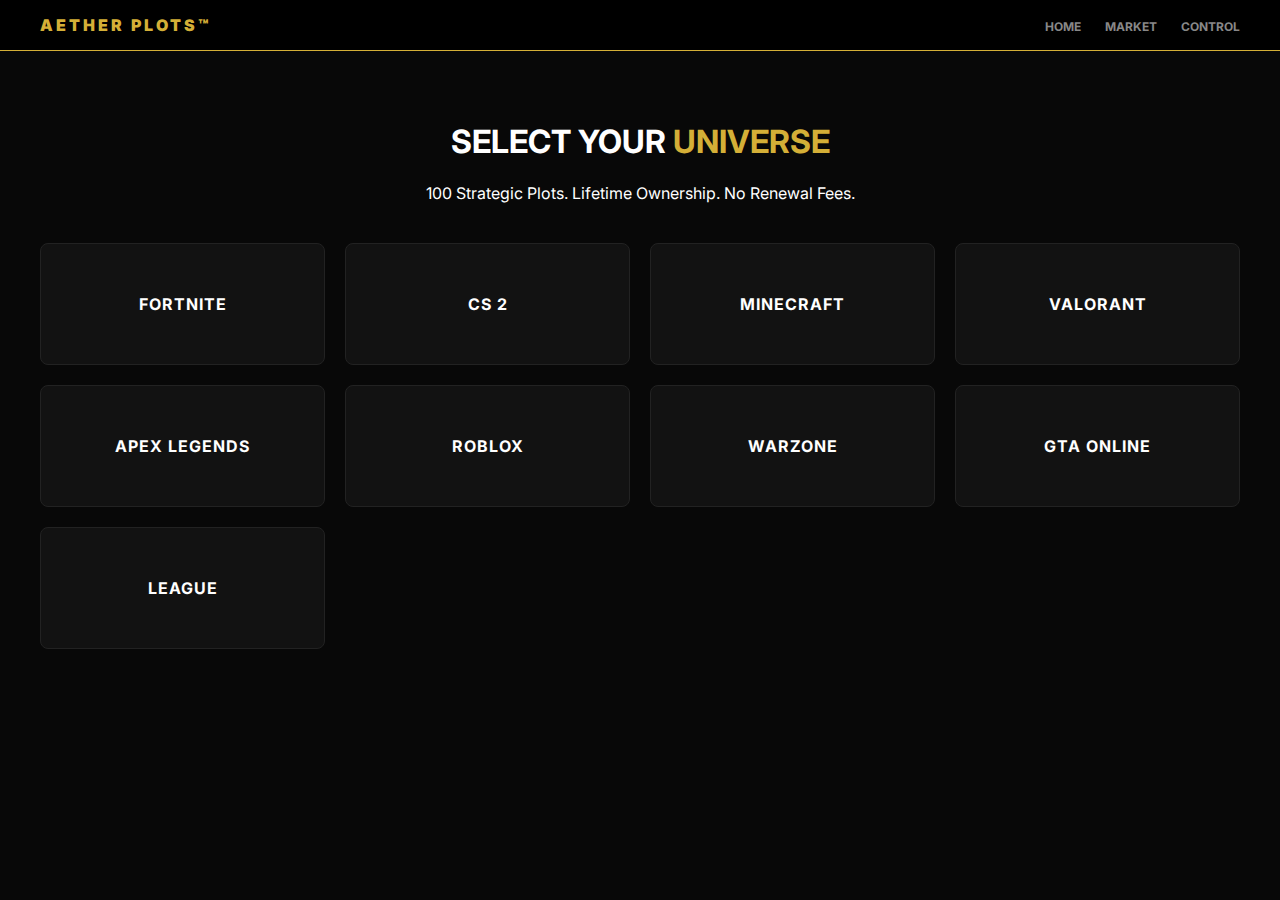
<file: index.html>
<!DOCTYPE html>
<html lang="en">
<head>
    <meta charset="UTF-8">
    <meta name="viewport" content="width=device-width, initial-scale=1.0">
    <title>AETHER PLOTS | Premium Digital Real Estate</title>
    <link rel="stylesheet" href="style.css">
</head>
<body>
    <header class="main-header">
        <div class="logo">AETHER PLOTS™</div>
        <nav>
            <a href="index.html">HOME</a>
            <a href="stats.html">MARKET</a>
            <a href="admin.html">CONTROL</a>
        </nav>
    </header>

    <div class="container">
        <div class="hero-text">
            <h1>SELECT YOUR <span class="gold-text">UNIVERSE</span></h1>
            <p>100 Strategic Plots. Lifetime Ownership. No Renewal Fees.</p>
        </div>

        <div class="game-grid-home">
            <div class="game-card" onclick="location.href='dashboard.html?realm=Fortnite'">FORTNITE</div>
            <div class="game-card" onclick="location.href='dashboard.html?realm=CS2'">CS 2</div>
            <div class="game-card" onclick="location.href='dashboard.html?realm=Minecraft'">MINECRAFT</div>
            <div class="game-card" onclick="location.href='dashboard.html?realm=Valorant'">VALORANT</div>
            <div class="game-card" onclick="location.href='dashboard.html?realm=Apex'">APEX LEGENDS</div>
            <div class="game-card" onclick="location.href='dashboard.html?realm=Roblox'">ROBLOX</div>
            <div class="game-card" onclick="location.href='dashboard.html?realm=Warzone'">WARZONE</div>
            <div class="game-card" onclick="location.href='dashboard.html?realm=GTA'">GTA ONLINE</div>
            <div class="game-card" onclick="location.href='dashboard.html?realm=League'">LEAGUE</div>
        </div>
    </div>
</body>
</html>
</file>
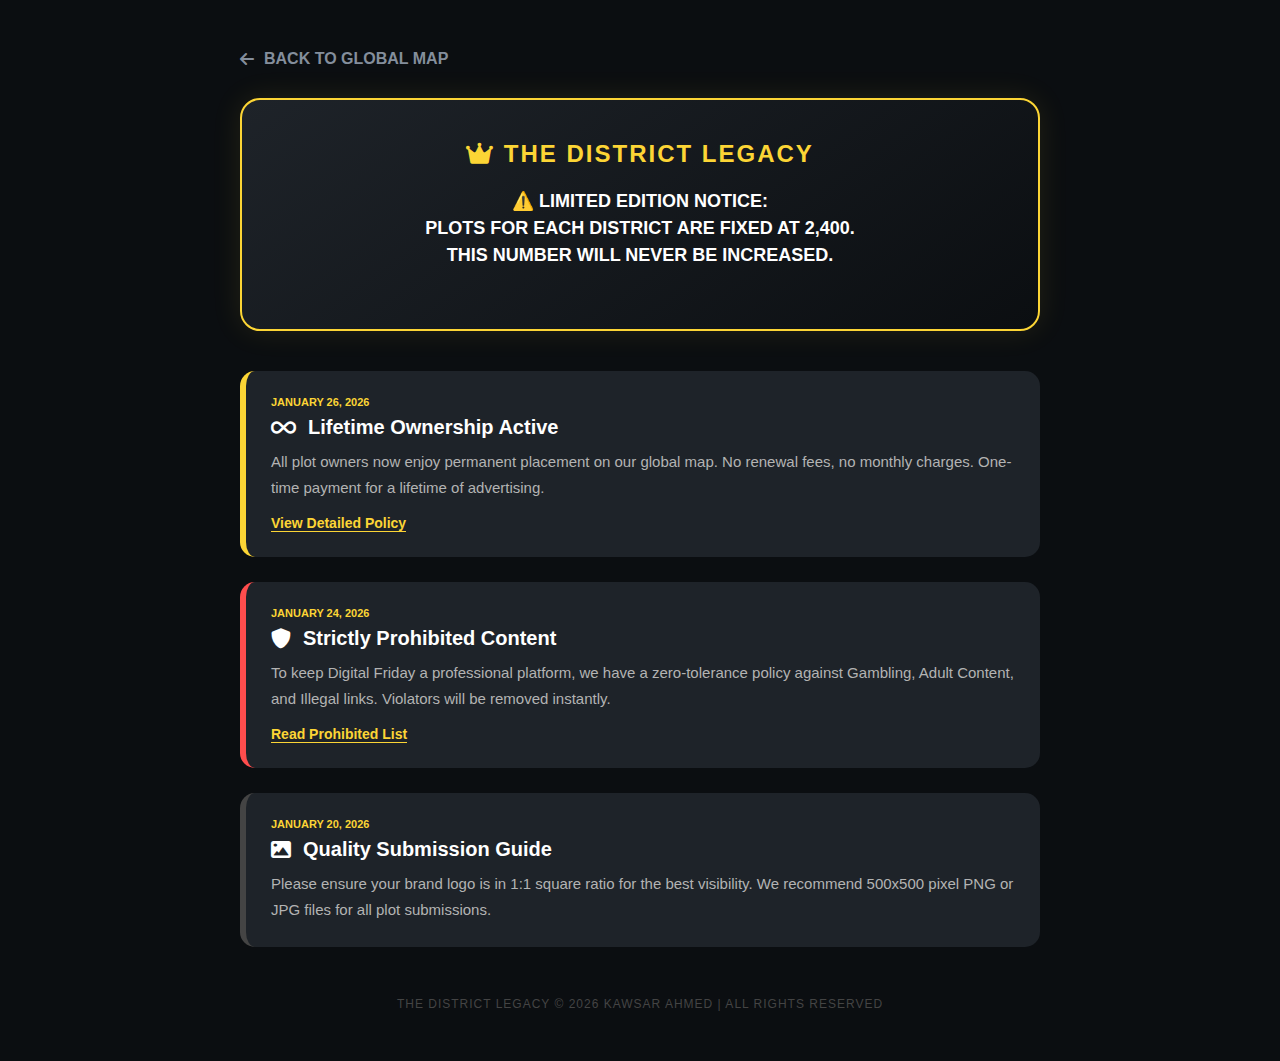
<file: news.html>
<!DOCTYPE html>
<html lang="en">
<head>
    <meta charset="UTF-8">
    <meta name="viewport" content="width=device-width, initial-scale=1.0">
    <title>OFFICIAL ANNOUNCEMENTS | DIGITAL FRIDAY</title>
    <link rel="stylesheet" href="https://cdnjs.cloudflare.com/ajax/libs/font-awesome/6.0.0/css/all.min.css">
    <style>
        :root { 
            --b-bg: #0B0E11; 
            --b-card: #1E2329; 
            --b-yellow: #FCD535; 
            --b-text: #EAECEF; 
            --b-red: #ff4d4d;
        }

        body { 
            background-color: var(--b-bg); 
            color: var(--b-text); 
            font-family: 'Segoe UI', Roboto, sans-serif; 
            margin: 0; 
            display: flex;
            flex-direction: column;
            align-items: center;
            padding: 50px 20px;
        }

        .container { width: 100%; max-width: 800px; }

        .back-btn {
            display: inline-flex;
            align-items: center;
            gap: 10px;
            color: #848e9c;
            text-decoration: none;
            margin-bottom: 30px;
            font-weight: bold;
            transition: 0.3s;
        }
        .back-btn:hover { color: var(--b-yellow); }

        /* Legacy Highlight Box */
        .legacy-box {
            background: linear-gradient(145deg, #1E2329, #0B0E11);
            border: 2px solid var(--b-yellow);
            padding: 40px 20px;
            border-radius: 20px;
            text-align: center;
            margin-bottom: 40px;
            box-shadow: 0 0 30px rgba(252, 213, 53, 0.1);
        }
        .legacy-box h2 { color: var(--b-yellow); margin: 0; font-size: 24px; letter-spacing: 2px; text-transform: uppercase; }
        .legacy-box p { font-size: 18px; margin: 20px 0; color: #fff; font-weight: bold; line-height: 1.5; }

        /* News Cards */
        .news-card {
            background: var(--b-card);
            padding: 25px;
            border-radius: 15px;
            margin-bottom: 25px;
            border-left: 6px solid #444;
            transition: 0.3s;
        }
        .news-card:hover { transform: translateX(5px); }
        .border-yellow { border-left-color: var(--b-yellow); }
        .border-red { border-left-color: var(--b-red); }

        .news-card h3 { margin: 0 0 10px 0; display: flex; align-items: center; gap: 12px; font-size: 20px; color: #fff; }
        .news-card p { font-size: 15px; color: #b3b3b3; line-height: 1.7; margin: 0; }
        .date-tag { font-size: 11px; color: var(--b-yellow); font-weight: bold; text-transform: uppercase; display: block; margin-bottom: 8px; }

        .policy-btn {
            display: inline-block;
            margin-top: 15px;
            color: var(--b-yellow);
            text-decoration: none;
            font-weight: bold;
            font-size: 14px;
            border-bottom: 1px solid var(--b-yellow);
        }

        .footer-note { text-align: center; margin-top: 50px; font-size: 12px; color: #444; letter-spacing: 1px; }
    </style>
</head>
<body>

    <div class="container">
        <a href="index.html" class="back-btn"><i class="fas fa-arrow-left"></i> BACK TO GLOBAL MAP</a>

        <div class="legacy-box">
            <h2><i class="fas fa-crown"></i> The District Legacy</h2>
            <p>⚠️ LIMITED EDITION NOTICE:<br>PLOTS FOR EACH DISTRICT ARE FIXED AT 2,400.<br>THIS NUMBER WILL NEVER BE INCREASED.</p>
        </div>

        <div class="news-card border-yellow">
            <span class="date-tag">January 26, 2026</span>
            <h3><i class="fas fa-infinity"></i> Lifetime Ownership Active</h3>
            <p>All plot owners now enjoy permanent placement on our global map. No renewal fees, no monthly charges. One-time payment for a lifetime of advertising.</p>
            <a href="terms.html" class="policy-btn">View Detailed Policy</a>
        </div>

        <div class="news-card border-red">
            <span class="date-tag">January 24, 2026</span>
            <h3><i class="fas fa-shield-alt"></i> Strictly Prohibited Content</h3>
            <p>To keep Digital Friday a professional platform, we have a zero-tolerance policy against Gambling, Adult Content, and Illegal links. Violators will be removed instantly.</p>
            <a href="terms.html" class="policy-btn">Read Prohibited List</a>
        </div>

        <div class="news-card">
            <span class="date-tag">January 20, 2026</span>
            <h3><i class="fas fa-image"></i> Quality Submission Guide</h3>
            <p>Please ensure your brand logo is in 1:1 square ratio for the best visibility. We recommend 500x500 pixel PNG or JPG files for all plot submissions.</p>
        </div>

        <div class="footer-note">
            THE DISTRICT LEGACY © 2026 KAWSAR AHMED | ALL RIGHTS RESERVED
        </div>
    </div>

</body>
</html>
</file>
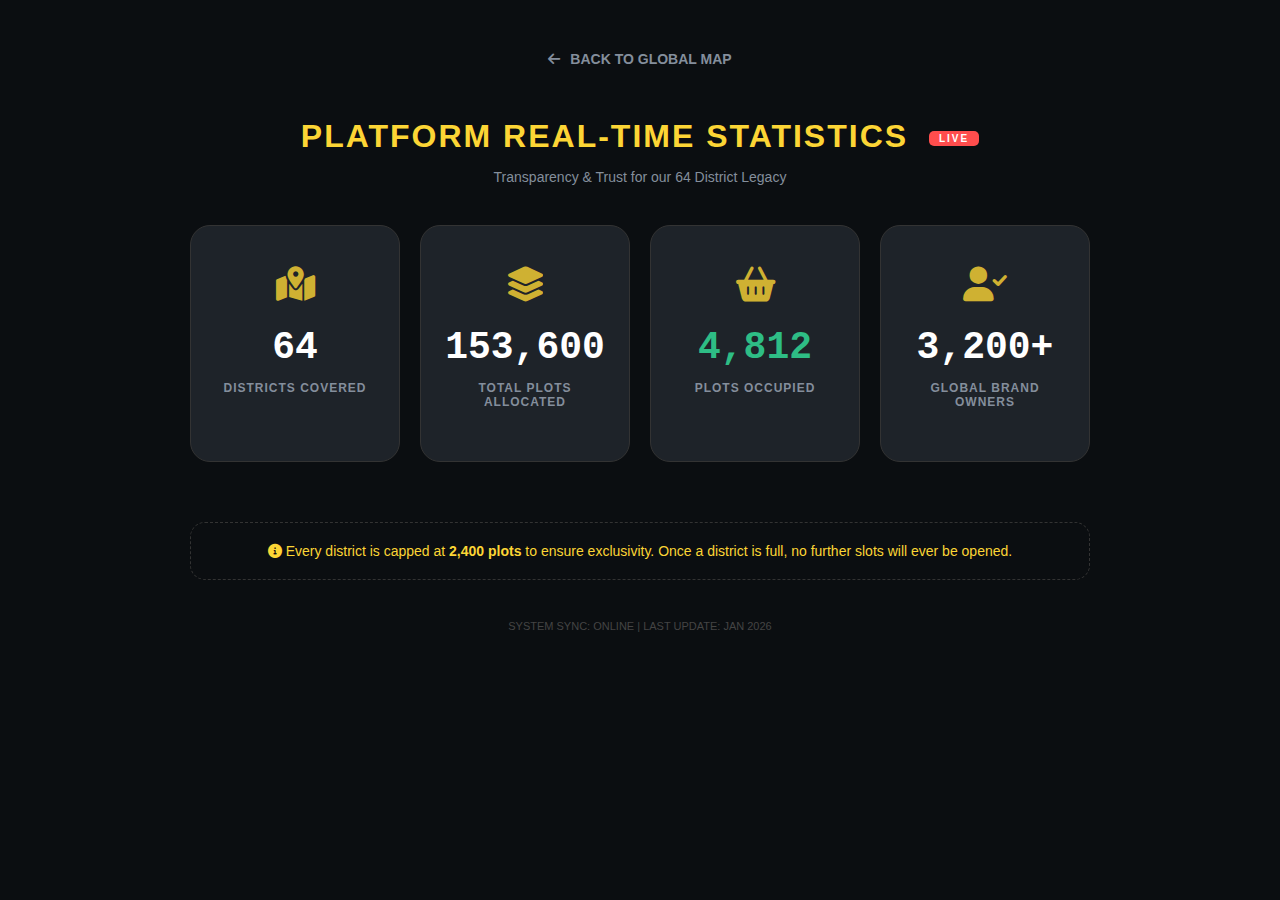
<file: stats.html>
<!DOCTYPE html>
<html lang="en">
<head>
    <meta charset="UTF-8">
    <meta name="viewport" content="width=device-width, initial-scale=1.0">
    <title>LIVE STATS | DIGITAL FRIDAY</title>
    <link rel="stylesheet" href="https://cdnjs.cloudflare.com/ajax/libs/font-awesome/6.0.0/css/all.min.css">
    <style>
        :root { 
            --b-bg: #0B0E11; 
            --b-card: #1E2329; 
            --b-yellow: #FCD535; 
            --b-text: #EAECEF; 
        }

        body { 
            background-color: var(--b-bg); 
            color: var(--b-text); 
            font-family: 'Segoe UI', sans-serif; 
            margin: 0; 
            padding: 50px 20px; 
            text-align: center; 
        }

        .container { max-width: 900px; margin: auto; }

        /* Header Style */
        .header h1 { color: var(--b-yellow); text-transform: uppercase; letter-spacing: 2px; margin-bottom: 5px; }
        .header p { color: #848e9c; font-size: 14px; margin-bottom: 40px; }

        /* Stats Grid */
        .stats-grid { 
            display: grid; 
            grid-template-columns: repeat(auto-fit, minmax(200px, 1fr)); 
            gap: 20px; 
        }

        .stat-card { 
            background: var(--b-card); 
            padding: 40px 20px; 
            border-radius: 20px; 
            border: 1px solid #333; 
            position: relative;
            overflow: hidden;
            transition: 0.3s;
        }

        .stat-card:hover { border-color: var(--b-yellow); transform: translateY(-5px); }

        .stat-card i { font-size: 35px; color: var(--b-yellow); margin-bottom: 15px; opacity: 0.8; }

        .stat-card h2 { 
            font-size: 38px; 
            margin: 10px 0; 
            color: #fff; 
            font-family: 'Courier New', monospace; 
        }

        .stat-card p { font-size: 12px; color: #848e9c; text-transform: uppercase; font-weight: bold; letter-spacing: 1px; }

        /* Sold counter color change */
        .sold-count { color: #2ebd85 !important; }

        .back-btn { 
            display: inline-flex; 
            align-items: center; 
            gap: 10px; 
            color: #848e9c; 
            text-decoration: none; 
            margin-bottom: 30px; 
            font-weight: bold; 
            font-size: 14px;
        }

        .back-btn:hover { color: var(--b-yellow); }

        /* Live Badge */
        .live-badge {
            background: #ff4d4d;
            color: white;
            padding: 2px 10px;
            border-radius: 5px;
            font-size: 10px;
            vertical-align: middle;
            margin-left: 10px;
            animation: blink 1.5s infinite;
        }

        @keyframes blink { 50% { opacity: 0.5; } }
    </style>
</head>
<body>

    <div class="container">
        <a href="index.html" class="back-btn"><i class="fas fa-arrow-left"></i> BACK TO GLOBAL MAP</a>
        
        <div class="header">
            <h1>Platform Real-Time Statistics <span class="live-badge">LIVE</span></h1>
            <p>Transparency & Trust for our 64 District Legacy</p>
        </div>

        <div class="stats-grid">
            <div class="stat-card">
                <i class="fas fa-map-marked-alt"></i>
                <h2>64</h2>
                <p>Districts Covered</p>
            </div>

            <div class="stat-card">
                <i class="fas fa-layer-group"></i>
                <h2>153,600</h2>
                <p>Total Plots Allocated</p>
            </div>

            <div class="stat-card">
                <i class="fas fa-shopping-basket"></i>
                <h2 class="sold-count" id="soldCounter">4,812</h2>
                <p>Plots Occupied</p>
            </div>

            <div class="stat-card">
                <i class="fas fa-user-check"></i>
                <h2 id="clientCounter">3,200+</h2>
                <p>Global Brand Owners</p>
            </div>
        </div>

        <div style="margin-top: 60px; padding: 20px; border: 1px dashed #333; border-radius: 15px;">
            <p style="color: var(--b-yellow); font-size: 14px; margin: 0;">
                <i class="fas fa-info-circle"></i> Every district is capped at <b>2,400 plots</b> to ensure exclusivity. Once a district is full, no further slots will ever be opened.
            </p>
        </div>

        <p style="margin-top: 40px; color: #444; font-size: 11px; text-transform: uppercase;">
            System Sync: Online | Last Update: Jan 2026
        </p>
    </div>

    <script>
        // বায়ারদের আকর্ষণ করার জন্য একটি ফেক লাইভ কাউন্টার
        // এটি প্রতিবার পেজ লোড হলে আগের চেয়ে একটু বেশি সংখ্যা দেখাবে
        function updateStats() {
            const soldBase = 4812; // এটি আপনার মূল সংখ্যা, যা আপনি ম্যানুয়ালি বাড়াবেন
            const clientBase = 3200;

            // ছোট একটি রেন্ডম সংখ্যা যোগ করা যাতে 'লাইভ' মনে হয়
            const randomAdd = Math.floor(Math.random() * 5); 
            
            document.getElementById('soldCounter').innerText = (soldBase + randomAdd).toLocaleString();
            document.getElementById('clientCounter').innerText = (clientBase + randomAdd).toLocaleString() + "+";
        }

        window.onload = updateStats;
    </script>

</body>
</html>
</file>
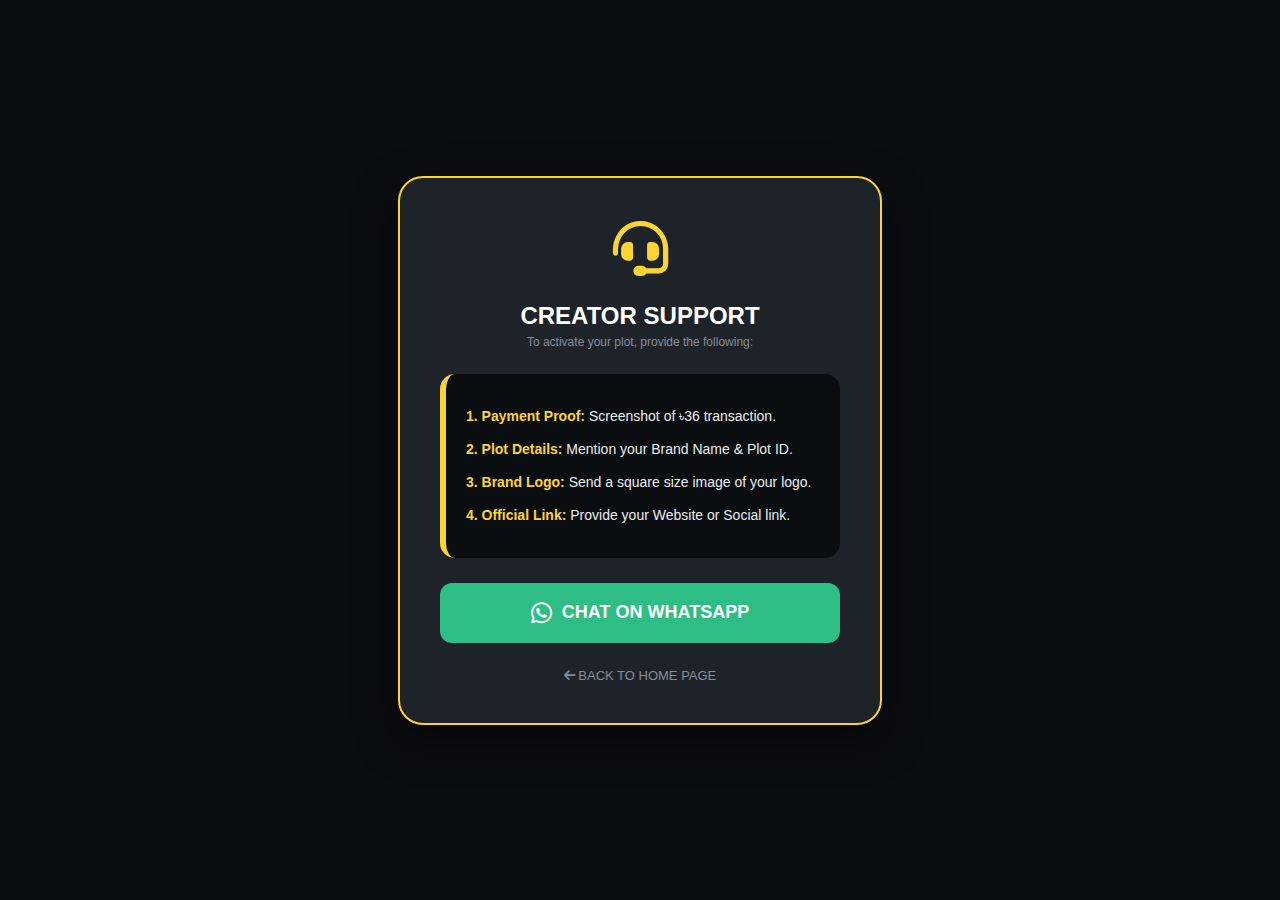
<file: support.html>
<!DOCTYPE html>
<html lang="en">
<head>
    <meta charset="UTF-8">
    <title>SUPPORT DASHBOARD | DIGITAL FRIDAY</title>
    <link rel="stylesheet" href="https://cdnjs.cloudflare.com/ajax/libs/font-awesome/6.0.0/css/all.min.css">
    <style>
        body { background: #0B0E11; color: #fff; font-family: 'Segoe UI', sans-serif; display: flex; justify-content: center; align-items: center; height: 100vh; margin: 0; }
        .support-card { background: #1E2329; border: 2px solid #FCD535; padding: 40px; border-radius: 25px; width: 400px; text-align: center; box-shadow: 0 15px 40px rgba(0,0,0,0.6); }
        .header-icon { font-size: 55px; color: #FCD535; margin-bottom: 20px; }
        .info-list { background: #0b0e11; padding: 20px; border-radius: 15px; text-align: left; margin: 25px 0; border-left: 6px solid #FCD535; }
        .info-list p { font-size: 14px; margin: 12px 0; color: #EAECEF; line-height: 1.5; }
        .info-list b { color: #FCD535; }
        .btn-wa { background: #2ebd85; color: #fff; padding: 18px; border-radius: 12px; text-decoration: none; display: flex; align-items: center; justify-content: center; gap: 10px; font-weight: bold; font-size: 18px; transition: 0.3s; }
        .btn-wa:hover { background: #25a171; transform: translateY(-3px); }
        .back-btn { display: block; margin-top: 25px; color: #848e9c; text-decoration: none; font-size: 13px; }
    </style>
</head>
<body>

    <div class="support-card">
        <div class="header-icon"><i class="fas fa-headset"></i></div>
        <h2 style="margin: 0; font-size: 24px; text-transform: uppercase;">Creator Support</h2>
        <p style="font-size: 12px; color: #848e9c; margin-top: 5px;">To activate your plot, provide the following:</p>
        
        <div class="info-list">
            <p><b>1. Payment Proof:</b> Screenshot of ৳36 transaction.</p>
            <p><b>2. Plot Details:</b> Mention your Brand Name & Plot ID.</p>
            <p><b>3. Brand Logo:</b> Send a square size image of your logo.</p>
            <p><b>4. Official Link:</b> Provide your Website or Social link.</p>
        </div>

        <a href="https://wa.me/8801576940717" target="_blank" class="btn-wa">
            <i class="fab fa-whatsapp" style="font-size: 24px;"></i> CHAT ON WHATSAPP
        </a>

        <a href="index.html" class="back-btn">
            <i class="fas fa-arrow-left"></i> BACK TO HOME PAGE
        </a>
    </div>

</body>
</html>
</file>
<file: style.css>
@import url('https://fonts.googleapis.com/css2?family=Inter:wght@300;400;700;900&display=swap');

:root {
    --obsidian: #080808;
    --panel-bg: #121212;
    --gold: #D4AF37;
    --text: #ffffff;
    --border: #222;
}

body {
    background-color: var(--obsidian);
    color: var(--text);
    font-family: 'Inter', sans-serif;
    margin: 0;
}

.gold-text { color: var(--gold); }

/* Header */
.main-header {
    background: #000; padding: 15px 40px;
    display: flex; justify-content: space-between; align-items: center;
    border-bottom: 1px solid var(--gold);
}
.logo { font-weight: 900; letter-spacing: 3px; color: var(--gold); cursor: pointer; }
nav a { color: #888; text-decoration: none; margin-left: 20px; font-size: 12px; font-weight: bold; }
nav a:hover { color: var(--gold); }

/* Home Grid */
.container { max-width: 1200px; margin: auto; padding: 50px 20px; text-align: center; }
.game-grid-home { display: grid; grid-template-columns: repeat(auto-fit, minmax(280px, 1fr)); gap: 20px; margin-top: 40px; }
.game-card {
    height: 120px; background: var(--panel-bg); border: 1px solid var(--border);
    display: flex; align-items: center; justify-content: center;
    border-radius: 8px; cursor: pointer; transition: 0.3s; font-weight: bold; letter-spacing: 1px;
}
.game-card:hover { border-color: var(--gold); background: #1a1a1a; transform: translateY(-5px); }

/* Plot Grid System */
.map-section { padding: 50px 20px; text-align: center; }
.leader-wrap { display: flex; justify-content: center; gap: 15px; margin-bottom: 50px; }

.plot {
    background: #0a0a0a; border: 1px solid var(--border);
    display: flex; flex-direction: column; align-items: center; justify-content: center;
    transition: 0.3s; cursor: pointer; border-radius: 4px;
}

/* Specific Sizes */
.leader-block { width: 100px; height: 100px; border-color: var(--gold); box-shadow: 0 0 10px rgba(212,175,55,0.1); }
.community-grid { display: grid; grid-template-columns: repeat(10, 80px); gap: 10px; width: fit-content; margin: 0 auto; }
.normal-block { width: 80px; height: 80px; }

.plot:hover { border-color: var(--gold); transform: scale(1.1); z-index: 10; background: #111; box-shadow: 0 0 20px var(--gold); }

.p-id { font-size: 10px; color: #444; font-weight: bold; }
.p-price { font-size: 13px; font-weight: 800; color: var(--gold); margin-top: 5px; }

/* Chat Box */
.chat-system { max-width: 800px; margin: 0 auto 50px; background: var(--panel-bg); padding: 20px; border-radius: 12px; border: 1px solid var(--border); }
#chatMessages { height: 120px; overflow-y: auto; background: #000; padding: 10px; font-size: 13px; color: #666; margin-bottom: 15px; text-align: left; }
.chat-controls { display: flex; gap: 10px; }
.chat-controls input { flex: 1; background: #000; border: 1px solid #333; color: white; padding: 10px; border-radius: 5px; }
.chat-controls button { background: var(--gold); border: none; padding: 10px 20px; font-weight: bold; cursor: pointer; border-radius: 5px; }
</file>
